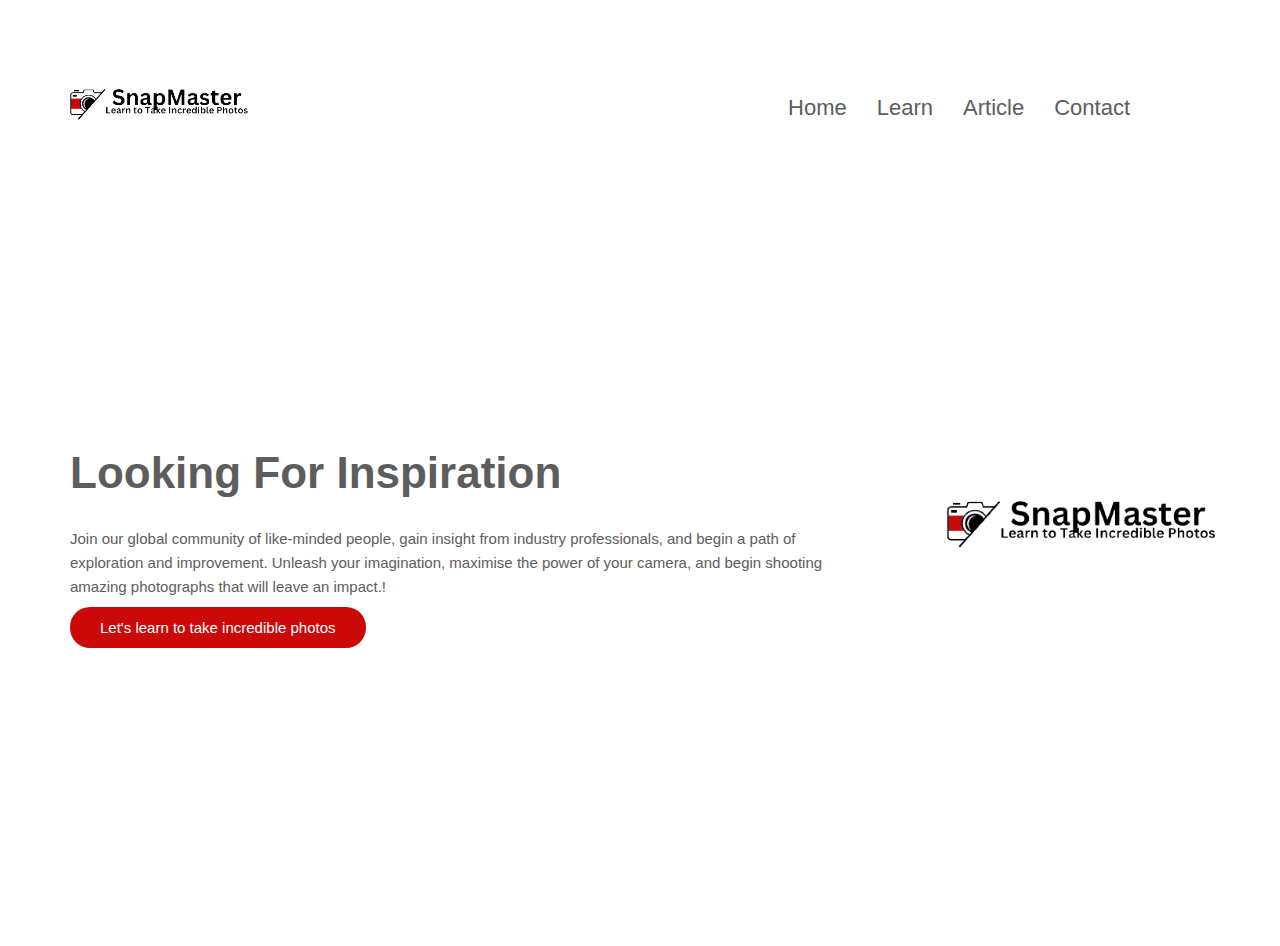
<file: index.html>
<!DOCTYPE html>
<html lang="en">
  <head>
    <meta charset="UTF-8">
    <meta name="viewport" content="width=device-width, initial-scale=1.0">
    <title> SnapMaster</title> 
    <link rel="stylesheet" href="style.css">
   </head>
<body>
          <div class="landing-page">
            <header>
              <div class="container">
                <a href="#" class="logo"><img src="logo.png" alt="SnapMaster Logo"></a>
                <ul class="links">
                    <li><a href="index.html">Home</a></li>
                    <li><a href="learn.html">Learn</a></li>
                    <li><a href="article.html">Article</a></li>
                    <li><a href="contact.html">Contact</a></li>
                </ul>
              </div>
            </header>
            <div class="content">
              <div class="container">
                <div class="info">
                  <h1>Looking For Inspiration</h1>
                  <p>Join our global community of like-minded people, gain insight from industry professionals, and begin a path of exploration and improvement. Unleash your imagination, maximise the power of your camera, and begin shooting amazing photographs that will leave an impact.!</p>
                  <a href="learn.html">Let's learn to take incredible photos</a>
                </div>
                <div class="image">
                  <img src="logo.png" alt="SnapMaster Logo">
                </div>
              </div>
            </div>
          </div>
          
</body>
</html>
</file>
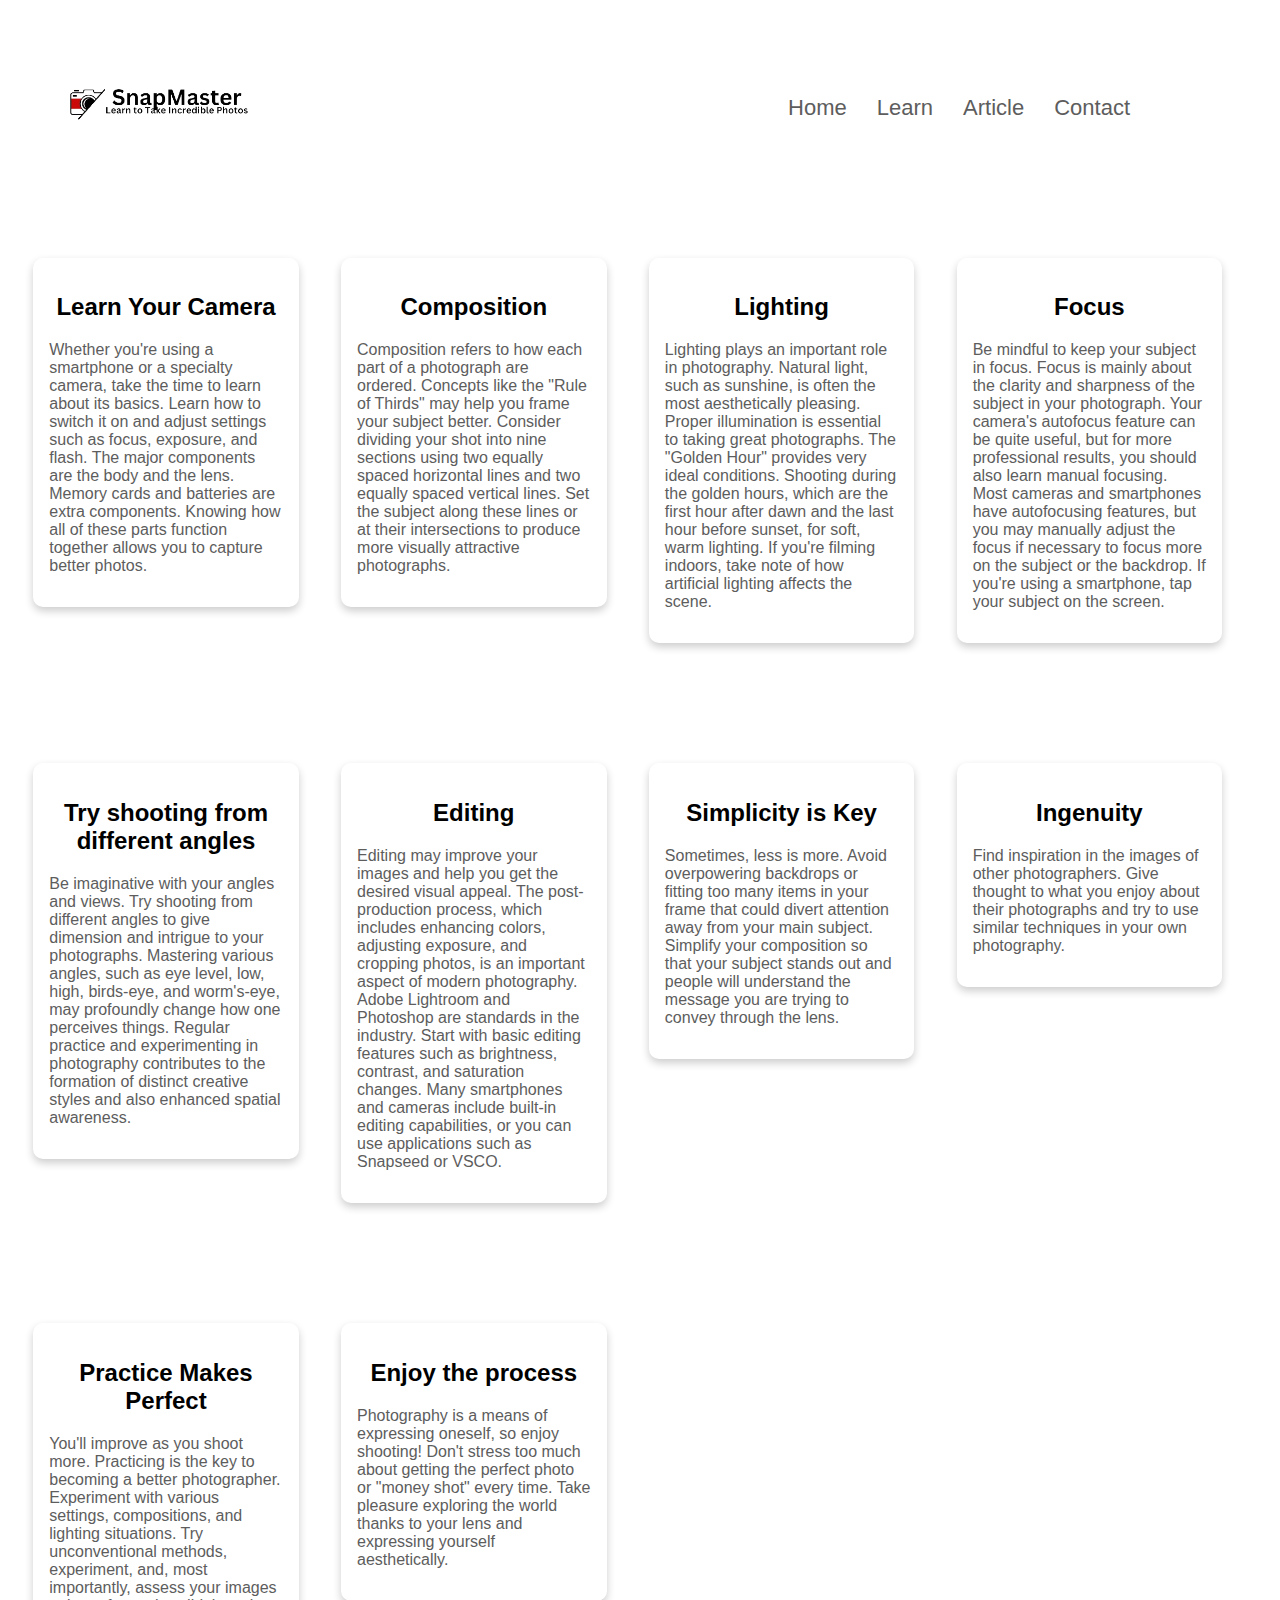
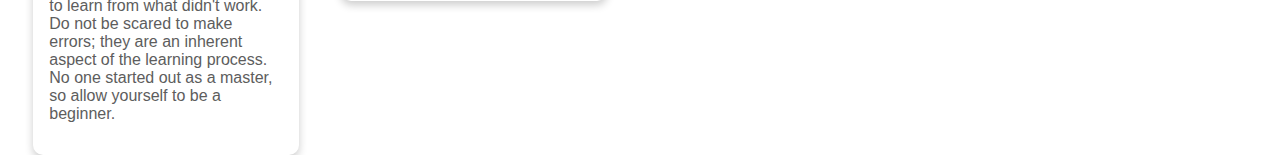
<file: article.html>
<!DOCTYPE html>
<html lang="en">
  <head>
    <meta charset="UTF-8">
    <meta name="viewport" content="width=device-width, initial-scale=1.0">
    <title>SnapMaster</title> 
    <link rel="stylesheet" href="article.css">
   </head>
<body>
          <div class="landing-page">
            <header>
              <div class="container">
                <a href="#" class="logo"><img src="logo.png" alt="SnapMaster Logo"></a>
                <ul class="links">
                    <li><a href="index.html">Home</a></li>
                    <li><a href="learn.html">Learn</a></li>
                    <li><a href="article.html">Article</a></li>
                    <li><a href="contact.html">Contact</a></li>
                </ul>
              </div>
            </header>
          <div class="row">
            <div class="column">
              <div class="card">
                <h2>Learn Your Camera</h2>
                <p>Whether you're using a smartphone or a specialty camera, take the time to learn about its basics. Learn how to switch it on and adjust settings such as focus, exposure, and flash. The major components are the body and the lens. Memory cards and batteries are extra components. Knowing how all of these parts function together allows you to capture better photos.</p>
              </div>
            </div>
            <div class="column">
              <div class="card">
                <h2>Composition</h2>
                <p>Composition refers to how each part of a photograph are ordered. Concepts like the "Rule of Thirds" may help you frame your subject better. Consider dividing your shot into nine sections using two equally spaced horizontal lines and two equally spaced vertical lines. Set the subject along these lines or at their intersections to produce more visually attractive photographs. 
                </p>
              </div>
            </div>
            <div class="column">
              <div class="card">
                <h2>Lighting</h2>
                <p>Lighting plays an important role in photography. Natural light, such as sunshine, is often the most aesthetically pleasing. Proper illumination is essential to taking great photographs. The "Golden Hour" provides very ideal conditions. Shooting during the golden hours, which are the first hour after dawn and the last hour before sunset, for soft, warm lighting. If you're filming indoors, take note of how artificial lighting affects the scene.</p>
              </div>
            </div>
            <div class="column">
              <div class="card">
                <h2>Focus</h2>
                <p>Be mindful to keep your subject in focus. Focus is mainly about the clarity and sharpness of the subject in your photograph. Your camera's autofocus feature can be quite useful, but for more professional results, you should also learn manual focusing. Most cameras and smartphones have autofocusing features, but you may manually adjust the focus if necessary to focus more on the subject or the backdrop. If you're using a smartphone, tap your subject on the screen.</p>
              </div>
            </div>
            <div class="column">
              <div class="card">
                <h2>Try shooting from different angles</h2>
                <p>Be imaginative with your angles and views. Try shooting from different angles to give dimension and intrigue to your photographs. Mastering various angles, such as eye level, low, high, birds-eye, and worm's-eye, may profoundly change how one perceives things. Regular practice and experimenting in photography contributes to the formation of distinct creative styles and also enhanced spatial awareness.
                </p>
              </div>
            </div>
            <div class="column">
              <div class="card">
                <h2>Editing</h2>
                <p>Editing may improve your images and help you get the desired visual appeal. The post-production process, which includes enhancing colors, adjusting exposure, and cropping photos, is an important aspect of modern photography. Adobe Lightroom and Photoshop are standards in the industry. Start with basic editing features such as brightness, contrast, and saturation changes. Many smartphones and cameras include built-in editing capabilities, or you can use applications such as Snapseed or VSCO.
                </p>
              </div>
            </div>
            <div class="column">
              <div class="card">
                <h2>Simplicity is Key</h2>
                <p>Sometimes, less is more. Avoid overpowering backdrops or fitting too many items in your frame that could divert attention away from your main subject. Simplify your composition so that your subject stands out and people will understand the message you are trying to convey through the lens.</p>
              </div>
            </div>
            <div class="column">
              <div class="card">
                <h2>Ingenuity</h2>
                <p> Find inspiration in the images of other photographers. Give thought to what you enjoy about their photographs and try to use similar techniques in your own photography.
                </p>
              </div>
            </div>
            <div class="column">
              <div class="card">
                <h2>Practice Makes Perfect</h2>
                <p>You'll improve as you shoot more. Practicing is the key to becoming a better photographer. Experiment with various settings, compositions, and lighting situations. Try unconventional methods, experiment, and, most importantly, assess your images to learn from what didn't work. Do not be scared to make errors; they are an inherent aspect of the learning process. No one started out as a master, so allow yourself to be a beginner.</p>
              </div>
            </div>
            <div class="column">
              <div class="card">
                <h2>Enjoy the process</h2>
                <p>Photography is a means of expressing oneself, so enjoy shooting! Don't stress too much about getting the perfect photo or "money shot"  every time. Take pleasure exploring the world thanks to your lens and expressing yourself aesthetically.
                </p>
              </div>
            </div>
          </div>

</body>
</html>
</file>
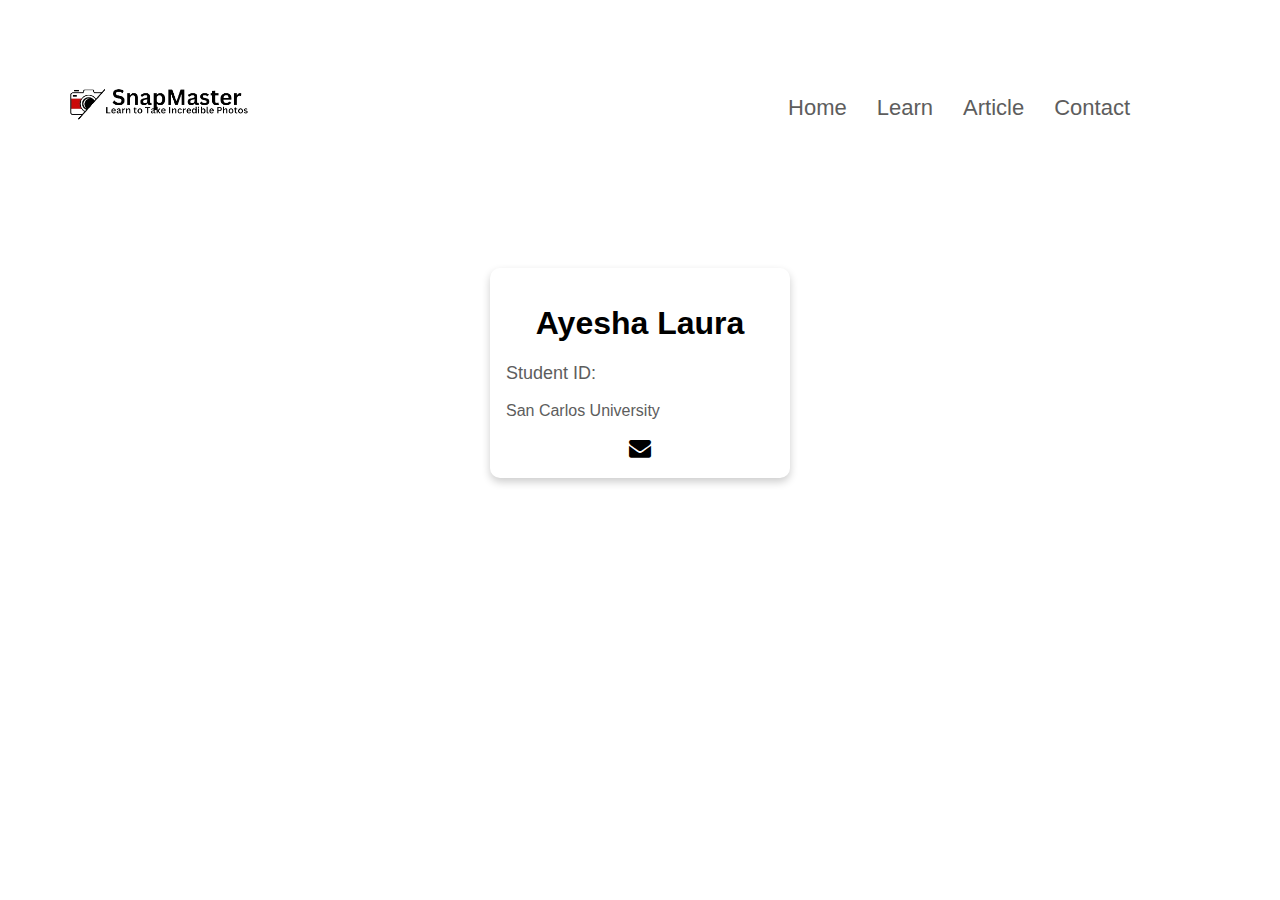
<file: contact.html>
<!DOCTYPE html>
<html lang="en">
  <head>
    <meta charset="UTF-8">
    <meta name="viewport" content="width=device-width, initial-scale=1.0">
    <title>SnapMaster</title> 
    <link rel="stylesheet" href="style.css">
    <link rel="stylesheet" href="https://cdnjs.cloudflare.com/ajax/libs/font-awesome/4.7.0/css/font-awesome.min.css">
   </head>
<body>
          <div class="landing-page">
            <header>
              <div class="container">
                <a href="#" class="logo"><img src="logo.png" alt="SnapMaster Logo"></a>
                <ul class="links">
                    <li><a href="index.html">Home</a></li>
                    <li><a href="learn.html">Learn</a></li>
                    <li><a href="article.html">Article</a></li>
                    <li><a href="contact.html">Contact</a></li>
                </ul>
              </div>
            </header>
            <div class="card">
                <h1>Ayesha Laura</h1>
                <p class="title">Student ID:</p>
                <p>San Carlos University</p>
                <a href="mailto:ayesha@gmail.com.com"><i class="fa fa-envelope"></i></a>
              </div>     
</body>
</html>
</file>
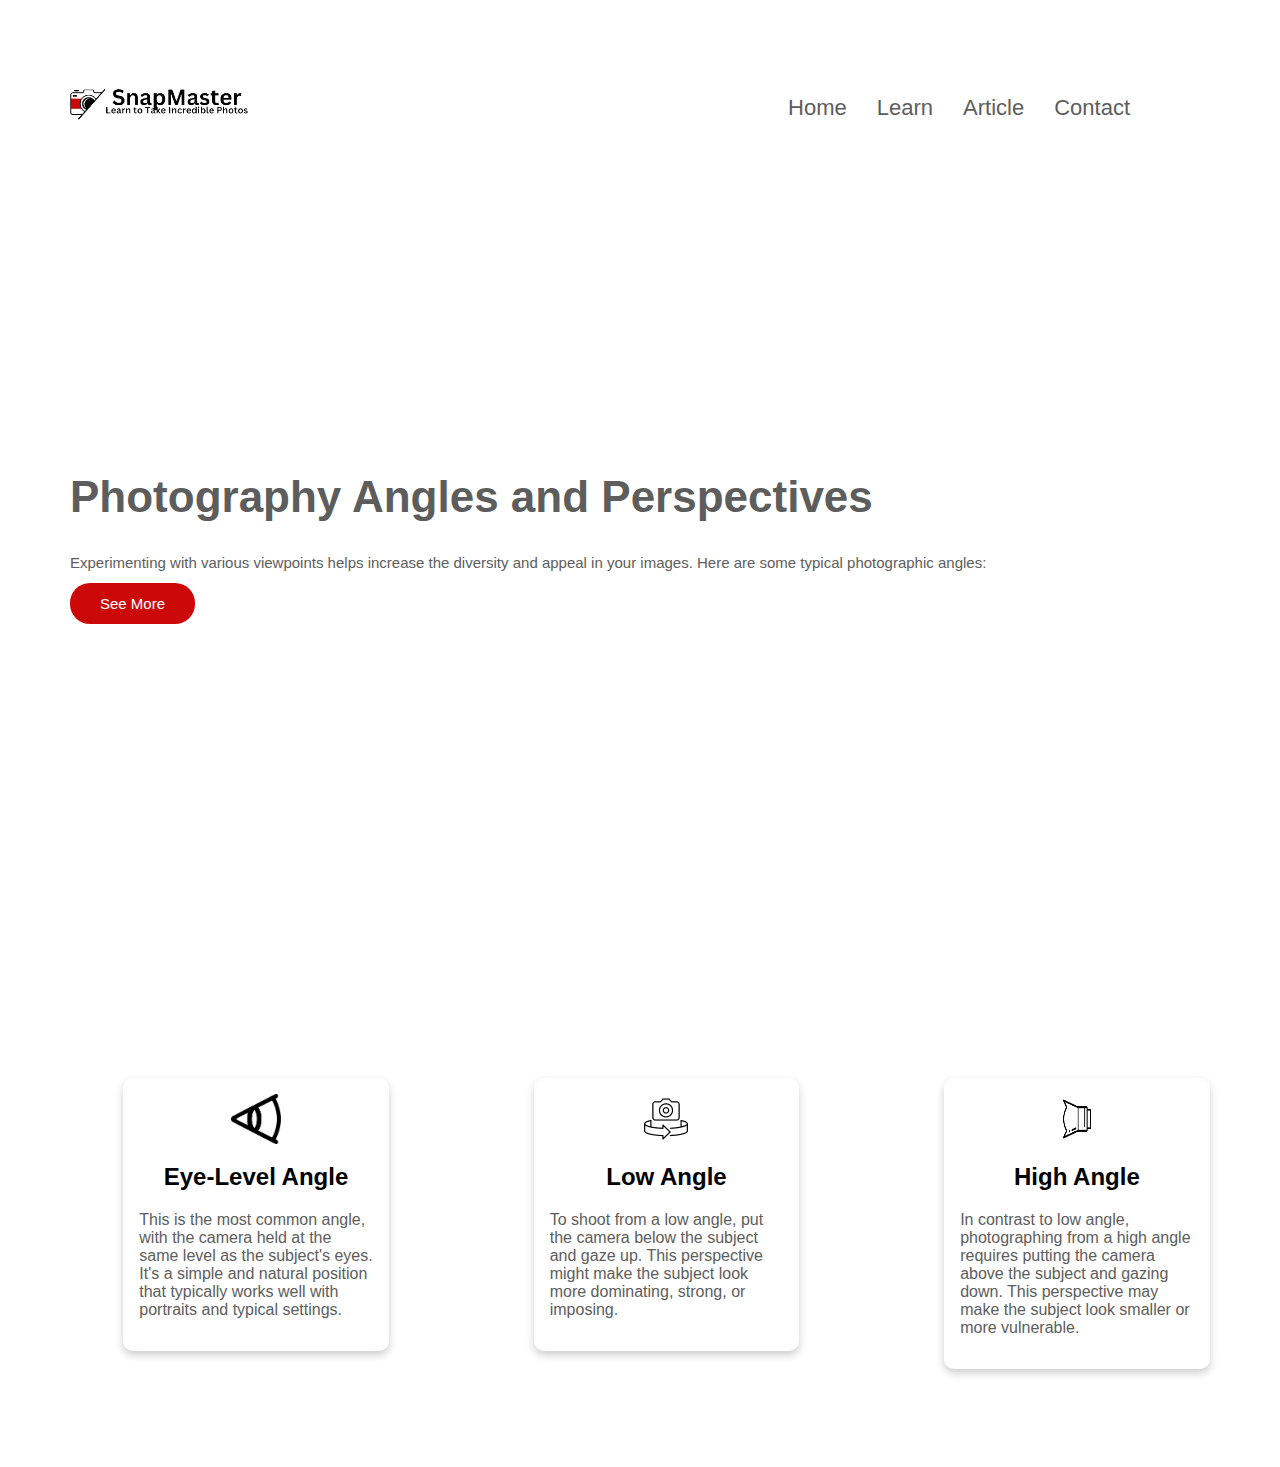
<file: learn.html>
<!DOCTYPE html>
<html lang="en">
  <head>
    <meta charset="UTF-8">
    <meta name="viewport" content="width=device-width, initial-scale=1.0">
    <title>SnapMaster</title> 
    <link rel="stylesheet" href="style.css">
   </head>
<body>
          <div class="landing-page">
            <header>
              <div class="container">
                <a href="#" class="logo"><img src="logo.png" alt="SnapMaster Logo"></a>
                <ul class="links">
                    <li><a href="index.html">Home</a></li>
                    <li><a href="learn.html">Learn</a></li>
                    <li><a href="article.html">Article</a></li>
                    <li><a href="contact.html">Contact</a></li>
                </ul>
              </div>
            </header>
            <div class="content">
              <div class="container">
                <div class="info">
                  <h1>Photography Angles and Perspectives</h1>
                  <p>Experimenting with various viewpoints helps increase the diversity and appeal in your images. Here are some typical photographic angles:</p>
                  <a href="article.html">See More</a>
                </div>
              </div>
            </div>
          </div>

          <div class="row">
            <div class="column">
              <div class="card">
                <img src="image1.png" alt="Image 1">
                <h2>Eye-Level Angle</h2>
                <p>This is the most common angle, with the camera held at the same level as the subject's eyes. It's a simple and natural position that typically works well with portraits and typical settings.</p>
              </div>
            </div>
            <div class="column">
              <div class="card">
                <img src="image2.png" alt="Image 1">
                <h2>Low Angle</h2>
                <p>To shoot from a low angle, put the camera below the subject and gaze up. This perspective might make the subject look more dominating, strong, or imposing.
                </p>
              </div>
            </div>
            <div class="column">
              <div class="card">
                <img src="image3.png" alt="Image 1">
                <h2>High Angle</h2>
                <p>In contrast to low angle, photographing from a high angle requires putting the camera above the subject and gazing down. This perspective may make the subject look smaller or more vulnerable.</p>
              </div>
            </div>
          </div>
</body>
</html>
</file>
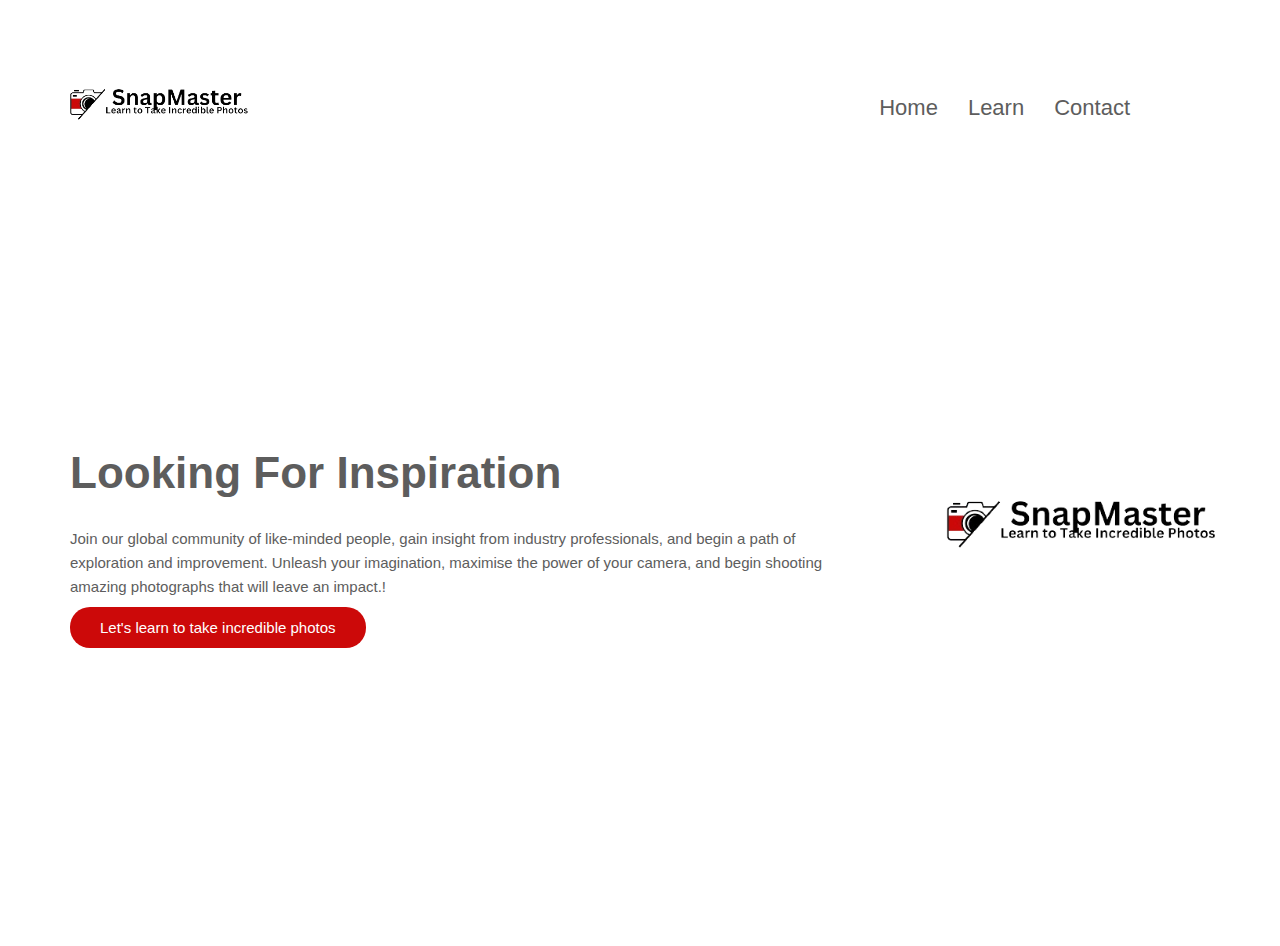
<file: main.html>
<!DOCTYPE html>
<html lang="en">
  <head>
    <meta charset="UTF-8">
    <meta name="viewport" content="width=device-width, initial-scale=1.0">
    <title> SnapMaster</title> 
    <link rel="stylesheet" href="style.css">
   </head>
<body>
          <div class="landing-page">
            <header>
              <div class="container">
                <a href="#" class="logo"><img src="logo.png" alt="SnapMaster Logo"></a>
                <ul class="links">
                    <li><a href="main.html">Home</a></li>
                    <li><a href="learn.html">Learn</a></li>
                    <li><a href="contact.html">Contact</a></li>
                </ul>
              </div>
            </header>
            <div class="content">
              <div class="container">
                <div class="info">
                  <h1>Looking For Inspiration</h1>
                  <p>Join our global community of like-minded people, gain insight from industry professionals, and begin a path of exploration and improvement. Unleash your imagination, maximise the power of your camera, and begin shooting amazing photographs that will leave an impact.!</p>
                  <button>Let's learn to take incredible photos</button>
                </div>
                <div class="image">
                  <img src="logo.png">
                </div>
              </div>
            </div>
          </div>
</body>
</html>
</file>
<file: style.css>
* {
    box-sizing: border-box;
  }
  body {
    font-family: 'Open Sans', sans-serif;
    overflow-x: hidden;
  }
  a {
    text-decoration: none;
  }
  ul {
    list-style: none;
    padding: 0;
    margin: 0;
  }
  .container {
    padding-left: 15px;
    padding-right: 15px;
    margin-left: auto;
    margin-right: auto;
    width: 1170px;
  }
  
  .landing-page header {
    min-height: 80px;
    display: flex;
  }
  
  .landing-page header .container {
    display: flex;
    align-items: center;
    justify-content: space-between;
    margin-bottom: -90px;
  }
  
  .landing-page header .logo {
    color: #5d5d5d;
    font-style: italic;
    text-transform: uppercase;
    font-size: 20px;
  }
  
  .landing-page header .logo img {
    max-width: 60%;
    margin-left: -90px;
  }
  
  .landing-page header .links {
    display: flex;
    align-items: center;
    margin-right: 80px;
  }
  
  .landing-page header .links li {
    margin-left: 30px;
    color: #5d5d5d;
    cursor: pointer;
    transition: .3s;
  }
  
  .landing-page header .links li:not(:last-child):hover {
    color: #CC0909;
  }
  
  .landing-page header .links li a {
    color: inherit;
    text-decoration: none;
  }
  
  .landing-page header .links li a:hover {
    color: #CC0909;
  }
  
  .landing-page .content .container {
    display: flex;
    align-items: center;
    justify-content: space-between;
    gap: 140px;
    min-height: calc(100vh - 80px);
  }
  
  .landing-page .content .info h1 {
    color: #5d5d5d;
    font-size: 44px;
  }
  .landing-page .content .info p {
    margin: 0;
    line-height: 1.6;
    font-size: 15px;
    color: #5d5d5d;
    margin-bottom: 20px;
  }
  .landing-page .content .info a,
  .landing-page .content .info button {
      border: 0;
      border-radius: 20px;
      padding: 12px 30px;
      margin-top: -30px;
      cursor: pointer;
      color: #FFF;
      background-color: #CC0909;
      text-decoration: none;
      display: inline-block;
      font-size: 15px;
      margin-bottom: -20px;
  }
  .landing-page .content .image img {
    max-width: 250%;
    margin-left: -190px;
  }
  .card {
    box-shadow: 0 4px 8px 0 rgba(0, 0, 0, 0.2);
    max-width: 300px;
    margin: auto;
    text-align: center;
    margin-top: 150px;
  }
  
  .title {
    color: grey;
    font-size: 18px;
  }
  
  .buttons {
    border: none;
    outline: 0;
    display: inline-block;
    padding: 8px;
    color: white;
    background-color: #000;
    text-align: center;
    cursor: pointer;
    width: 100%;
    font-size: 18px;
  }
  
  a {
    text-decoration: none;
    font-size: 22px;
    color: black;
  }
  
  button:hover, a:hover {
    opacity: 0.7;
  }

  .column {
    width: 25%;
    padding: 0 2%;
    display: inline-block;
    vertical-align: top;
    margin: 0 auto; 
    margin-left: 90px;
    margin-top: -10px;
    margin-bottom: 90px;
}

.row { margin: 0; }

.row:after {
    content: "";
    display: table;
    clear: both;
}

.card {
    box-shadow: 0 4px 8px 0 rgba(0, 0, 0, 0.2);
    padding: 16px;
    text-align: center;
    background-color: #ffffff;
    border-radius: 10px;
}
.card p {
  text-align: left;
  color: #5d5d5d;
}

.card img {
  width: 50px;
  height: 50px;
  display: block;
  margin: 0 auto 10px;
}
</file>
<file: article.css>
* {
    box-sizing: border-box;
  }
  body {
    font-family: 'Open Sans', sans-serif;
    overflow-x: hidden;
  }
  a {
    text-decoration: none;
  }
  ul {
    list-style: none;
    padding: 0;
    margin: 0;
  }
  .container {
    padding-left: 15px;
    padding-right: 15px;
    margin-left: auto;
    margin-right: auto;
    width: 1170px;
  }
  
  .landing-page header {
    min-height: 80px;
    display: flex;
  }
  
  .landing-page header .container {
    display: flex;
    align-items: center;
    justify-content: space-between;
    margin-bottom: -90px;
  }
  
  .landing-page header .logo {
    color: #5d5d5d;
    font-style: italic;
    text-transform: uppercase;
    font-size: 20px;
  }
  
  .landing-page header .logo img {
    max-width: 60%;
    margin-left: -90px;
  }
  
  .landing-page header .links {
    display: flex;
    align-items: center;
    margin-right: 80px;
  }
  
  .landing-page header .links li {
    margin-left: 30px;
    color: #5d5d5d;
    cursor: pointer;
    transition: .3s;
  }
  
  .landing-page header .links li:not(:last-child):hover {
    color: #CC0909;
  }
  
  .landing-page header .links li a {
    color: inherit;
    text-decoration: none;
  }
  
  .landing-page header .links li a:hover {
    color: #CC0909;
  }
  
  .landing-page .content .container {
    display: flex;
    align-items: center;
    justify-content: space-between;
    gap: 140px;
    min-height: calc(100vh - 80px);
  }
  
  .landing-page .content .info h1 {
    color: #5d5d5d;
    font-size: 44px;
  }
  .landing-page .content .info p {
    margin: 0;
    line-height: 1.6;
    font-size: 15px;
    color: #5d5d5d;
  }
  .landing-page .content .info button {
    border: 0;
    border-radius: 20px;
    padding: 12px 30px;
    margin-top: 30px;
    cursor: pointer;
    color: #FFF;
    background-color: #CC0909;
  }
  .landing-page .content .image img {
    max-width: 250%;
    margin-left: -190px;
  }
  .card {
    box-shadow: 0 4px 8px 0 rgba(0, 0, 0, 0.2);
    max-width: 300px;
    margin: auto;
    text-align: center;
    margin-top: 150px;
  }
  
  .title {
    color: grey;
    font-size: 18px;
  }
  
  .buttons {
    border: none;
    outline: 0;
    display: inline-block;
    padding: 8px;
    color: white;
    background-color: #000;
    text-align: center;
    cursor: pointer;
    width: 100%;
    font-size: 18px;
  }
  
  a {
    text-decoration: none;
    font-size: 22px;
    color: black;
  }
  
  button:hover, a:hover {
    opacity: 0.7;
  }

  .column {
    width: 23%;
    padding: 0 1%;
    display: inline-block;
    vertical-align: top;
    margin-left: 1%;
    margin-top: -10px;
    margin-bottom: -20px;
}

.row { margin: 0; }

.row:after {
    content: "";
    display: table;
    clear: both;
}

.card {
    box-shadow: 0 4px 8px 0 rgba(0, 0, 0, 0.2);
    padding: 16px;
    text-align: center;
    background-color: #ffffff;
    border-radius: 10px;
}
.card p {
  text-align: left;
  color: #5d5d5d;
}

.card img {
  width: 50px;
  height: 50px;
  display: block;
  margin: 0 auto 10px;
}
</file>
